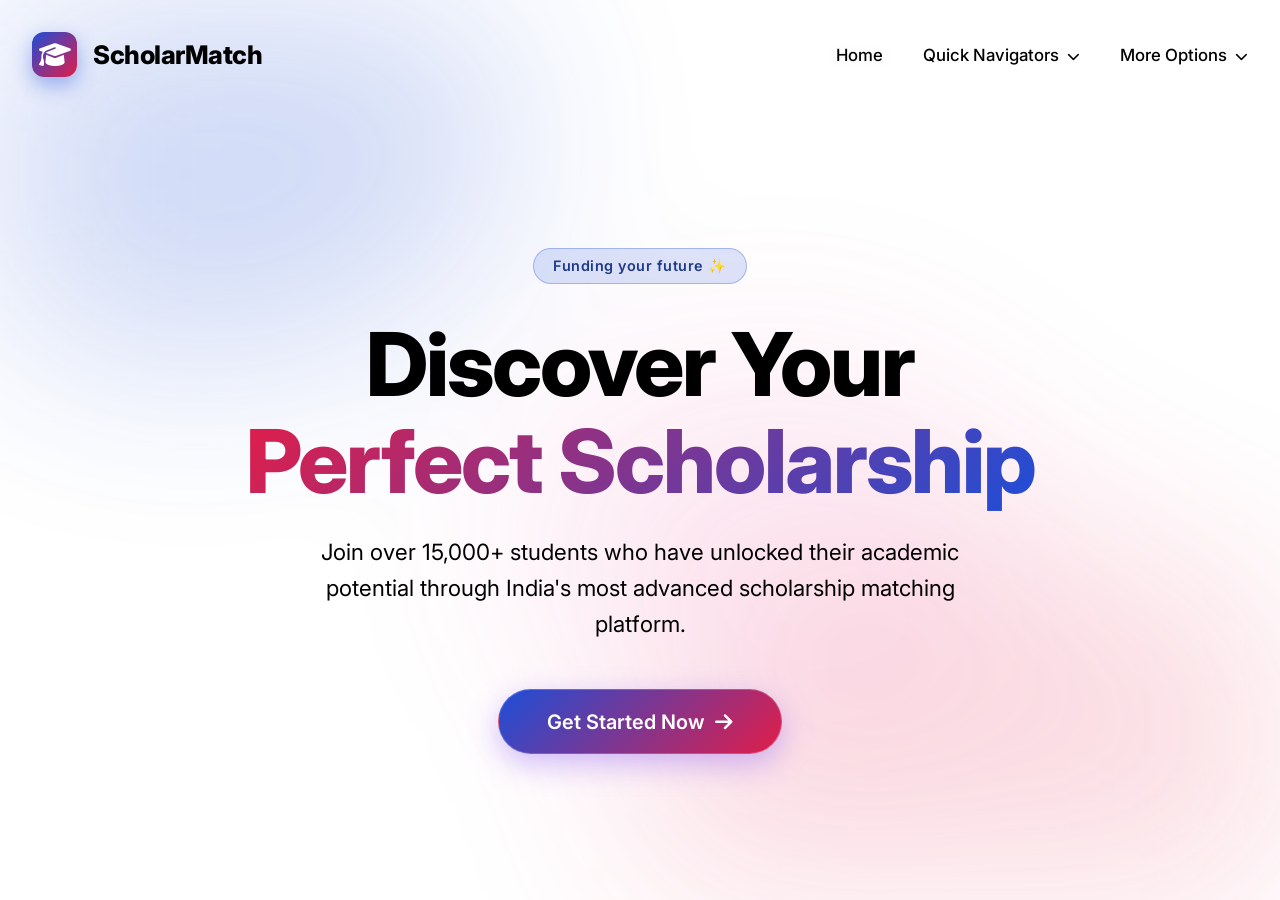
<file: index.html>
<!DOCTYPE html>
<html lang="en">
<head>
    <meta charset="UTF-8">
    <meta name="viewport" content="width=device-width, initial-scale=1.0">
    <title>ScholarMatch | Gateway to Your Future</title>
    <link rel="stylesheet" href="style.css">
    <link href="https://fonts.googleapis.com/css2?family=Inter:wght@300;400;500;600;700;800&display=swap" rel="stylesheet">
    <link rel="stylesheet" href="https://cdnjs.cloudflare.com/ajax/libs/font-awesome/6.4.0/css/all.min.css">
    <style>
        .landing-hero {
            height: 80vh;
            display: flex;
            flex-direction: column;
            align-items: center;
            justify-content: center;
            text-align: center;
            animation: fadeInUp 1s ease;
        }
        .landing-hero h1 {
            font-size: 5.5rem;
            margin-bottom: 1.5rem;
            letter-spacing: -2px;
            font-weight: 800;
        }
        .landing-hero h1 span {
            background: linear-gradient(135deg, var(--accent), var(--primary));
            background-clip: text;
            -webkit-background-clip: text;
            -webkit-text-fill-color: transparent;
        }
        .landing-hero p {
            font-size: 1.4rem;
            color: var(--text-secondary);
            max-width: 700px;
            margin-bottom: 3rem;
            line-height: 1.6;
        }
        .cta-btn {
            background: linear-gradient(135deg, var(--primary), var(--accent));
            color: white;
            font-size: 1.25rem;
            font-weight: 600;
            padding: 1.2rem 3rem;
            border-radius: 50px;
            text-decoration: none;
            transition: all 0.3s ease;
            box-shadow: 0 10px 30px rgba(139, 92, 246, 0.4);
            border: 1px solid rgba(255,255,255,0.2);
            position: relative;
            overflow: hidden;
            display: inline-flex;
            align-items: center;
            gap: 10px;
        }
        .cta-btn:hover {
            transform: translateY(-5px) scale(1.05);
            box-shadow: 0 15px 40px rgba(139, 92, 246, 0.6);
        }
        .cta-btn::after {
            content: ''; position: absolute; top: -50%; left: -50%;
            width: 200%; height: 200%;
            background: radial-gradient(circle, rgba(255,255,255,0.3) 0%, transparent 60%);
            opacity: 0; transition: opacity 0.3s;
        }
        .cta-btn:hover::after { opacity: 1; }
    </style>
</head>
<body>
    <div class="background-elements">
        <div class="blob shape1"></div>
        <div class="blob shape2"></div>
        <div class="blob shape3"></div>
    </div>

    <div class="app-container">
        <header style="border-bottom: none;">
            <div class="logo">
                <div class="logo-icon"><i class="fa-solid fa-graduation-cap"></i></div>
                <span>ScholarMatch</span>
            </div>
            <nav>
                <a href="index.html" class="active">Home</a>
                <div class="nav-item">
                    <a href="portal.html">Quick Navigators <i class="fa-solid fa-chevron-down" style="font-size:0.8rem; margin-left:4px;"></i></a>
                    <div class="dropdown-menu">
                        <a href="portal.html?stream=Engineering">Engineering</a>
                        <a href="portal.html?stream=Medical">Medical</a>
                        <a href="portal.html?stream=Arts">Arts & Design</a>
                        <a href="portal.html?stream=Pharmacy">Pharmacy</a>
                        <a href="portal.html?stream=Commerce">Commerce</a>
                        <a href="portal.html?stream=All">All Streams</a>
                    </div>
                </div>
                <div class="nav-item">
                    <a href="#">More Options <i class="fa-solid fa-chevron-down" style="font-size:0.8rem; margin-left:4px;"></i></a>
                    <div class="dropdown-menu">
                        <a href="#" onclick="alert('Founders:\nVivek Chaitanya & Sricharan\n\nWe built this portal to empower students and connect them with the best educational opportunities available!'); return false;">About Us</a>
                        <a href="suggest.html">Suggest a Scholarship</a>
                        <a href="submit_ad.html">Post an Ad</a>
                        <a href="admin_login.php">Admin Login</a>
                    </div>
                </div>
            </nav>
        </header>

        <main class="landing-hero">
            <div class="badge" style="margin-bottom: 2rem;">Funding your future ✨</div>
            <h1>Discover Your <br><span>Perfect Scholarship</span></h1>
            <p>Join over 15,000+ students who have unlocked their academic potential through India's most advanced scholarship matching platform.</p>
            <a href="portal.html" class="cta-btn">Get Started Now <i class="fa-solid fa-arrow-right"></i></a>
        </main>
    </div>
</body>
</html>
</file>
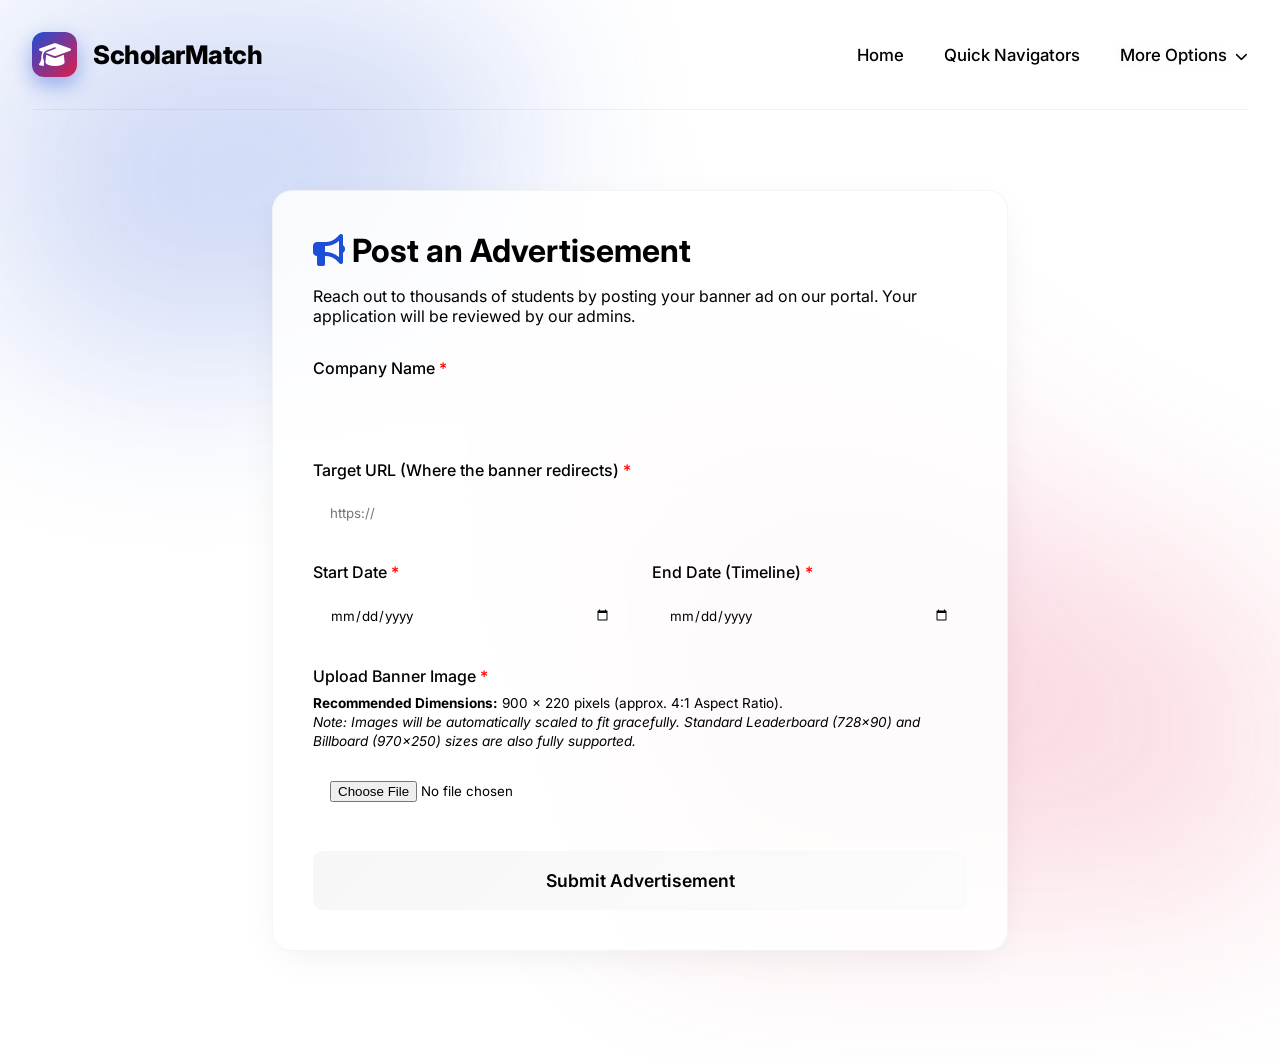
<file: submit_ad.html>
<!DOCTYPE html>
<html lang="en">
<head>
    <meta charset="UTF-8">
    <meta name="viewport" content="width=device-width, initial-scale=1.0">
    <title>Post an Advertisement | ScholarMatch</title>
    <link rel="stylesheet" href="style.css">
    <link href="https://fonts.googleapis.com/css2?family=Inter:wght@300;400;500;600;700;800&display=swap" rel="stylesheet">
    <link rel="stylesheet" href="https://cdnjs.cloudflare.com/ajax/libs/font-awesome/6.4.0/css/all.min.css">
</head>
<body>
    <div class="background-elements">
        <div class="blob shape1"></div>
        <div class="blob shape2"></div>
        <div class="blob shape3"></div>
    </div>

    <div class="app-container">
        <header>
            <div class="logo" onclick="window.location.href='index.html'" style="cursor: pointer;">
                <div class="logo-icon"><i class="fa-solid fa-graduation-cap"></i></div>
                <span>ScholarMatch</span>
            </div>
            <nav>
                <a href="index.html">Home</a>
                <a href="portal.html">Quick Navigators</a>
                <div class="nav-item">
                    <a href="#" class="active">More Options <i class="fa-solid fa-chevron-down" style="font-size:0.8rem; margin-left:4px;"></i></a>
                    <div class="dropdown-menu">
                        <a href="suggest.html">Suggest a Scholarship</a>
                        <a href="submit_ad.html">Post an Ad</a>
                        <a href="admin_login.php">Admin Login</a>
                    </div>
                </div>
            </nav>
        </header>

        <main style="max-width: 800px; margin: 3rem auto; padding: 2rem;">
            <div class="glass-panel" style="padding: 2.5rem; border-radius: 20px;">
                <h2 style="font-size: 2rem; margin-bottom: 1rem; color: var(--text-primary);"><i class="fa-solid fa-bullhorn" style="color: var(--primary);"></i> Post an Advertisement</h2>
                <p style="color: var(--text-secondary); margin-bottom: 2rem;">Reach out to thousands of students by posting your banner ad on our portal. Your application will be reviewed by our admins.</p>
                
                <form action="submit_ad.php" method="POST" enctype="multipart/form-data" class="modern-form">
                    <div style="margin-bottom: 1.5rem;">
                        <label style="display: block; margin-bottom: 0.5rem; font-weight: 500;">Company Name <span style="color: red;">*</span></label>
                        <input type="text" name="company_name" required style="width: 100%; padding: 1rem; border-radius: 12px; border: 1px solid rgba(255,255,255,0.2); background: rgba(255,255,255,0.05); color: var(--text-primary); font-family: 'Inter', sans-serif;">
                    </div>
                    
                    <div style="margin-bottom: 1.5rem;">
                        <label style="display: block; margin-bottom: 0.5rem; font-weight: 500;">Target URL (Where the banner redirects) <span style="color: red;">*</span></label>
                        <input type="url" name="target_url" placeholder="https://" required style="width: 100%; padding: 1rem; border-radius: 12px; border: 1px solid rgba(255,255,255,0.2); background: rgba(255,255,255,0.05); color: var(--text-primary); font-family: 'Inter', sans-serif;">
                    </div>

                    <div style="display: grid; grid-template-columns: 1fr 1fr; gap: 1.5rem; margin-bottom: 1.5rem;">
                        <div>
                            <label style="display: block; margin-bottom: 0.5rem; font-weight: 500;">Start Date <span style="color: red;">*</span></label>
                            <input type="date" name="start_date" required style="width: 100%; padding: 1rem; border-radius: 12px; border: 1px solid rgba(255,255,255,0.2); background: rgba(255,255,255,0.05); color: var(--text-primary); font-family: 'Inter', sans-serif;">
                        </div>
                        <div>
                            <label style="display: block; margin-bottom: 0.5rem; font-weight: 500;">End Date (Timeline) <span style="color: red;">*</span></label>
                            <input type="date" name="end_date" required style="width: 100%; padding: 1rem; border-radius: 12px; border: 1px solid rgba(255,255,255,0.2); background: rgba(255,255,255,0.05); color: var(--text-primary); font-family: 'Inter', sans-serif;">
                        </div>
                    </div>

                    <div style="margin-bottom: 2rem;">
                        <label style="display: block; margin-bottom: 0.5rem; font-weight: 500;">Upload Banner Image <span style="color: red;">*</span></label>
                        <p style="font-size: 0.85rem; color: var(--text-secondary); margin-bottom: 0.8rem; line-height: 1.4;">
                            <strong>Recommended Dimensions:</strong> 900 x 220 pixels (approx. 4:1 Aspect Ratio).<br>
                            <em>Note: Images will be automatically scaled to fit gracefully. Standard Leaderboard (728x90) and Billboard (970x250) sizes are also fully supported.</em>
                        </p>
                        <input type="file" name="banner_image" accept="image/*" required style="width: 100%; padding: 1rem; border-radius: 12px; border: 1px solid rgba(255,255,255,0.2); background: rgba(255,255,255,0.05); color: var(--text-primary); font-family: 'Inter', sans-serif;">
                    </div>

                    <button type="submit" class="apply-btn" style="width: 100%; padding: 1.2rem; font-size: 1.1rem; border: none;">Submit Advertisement</button>
                    <style>
                        /* Use same modern input focus styles if not in style.css */
                        input:focus { outline: none; border-color: var(--primary) !important; box-shadow: 0 0 10px rgba(139, 92, 246, 0.3) !important; }
                    </style>
                </form>
            </div>
        </main>
    </div>
</body>
</html>
</file>
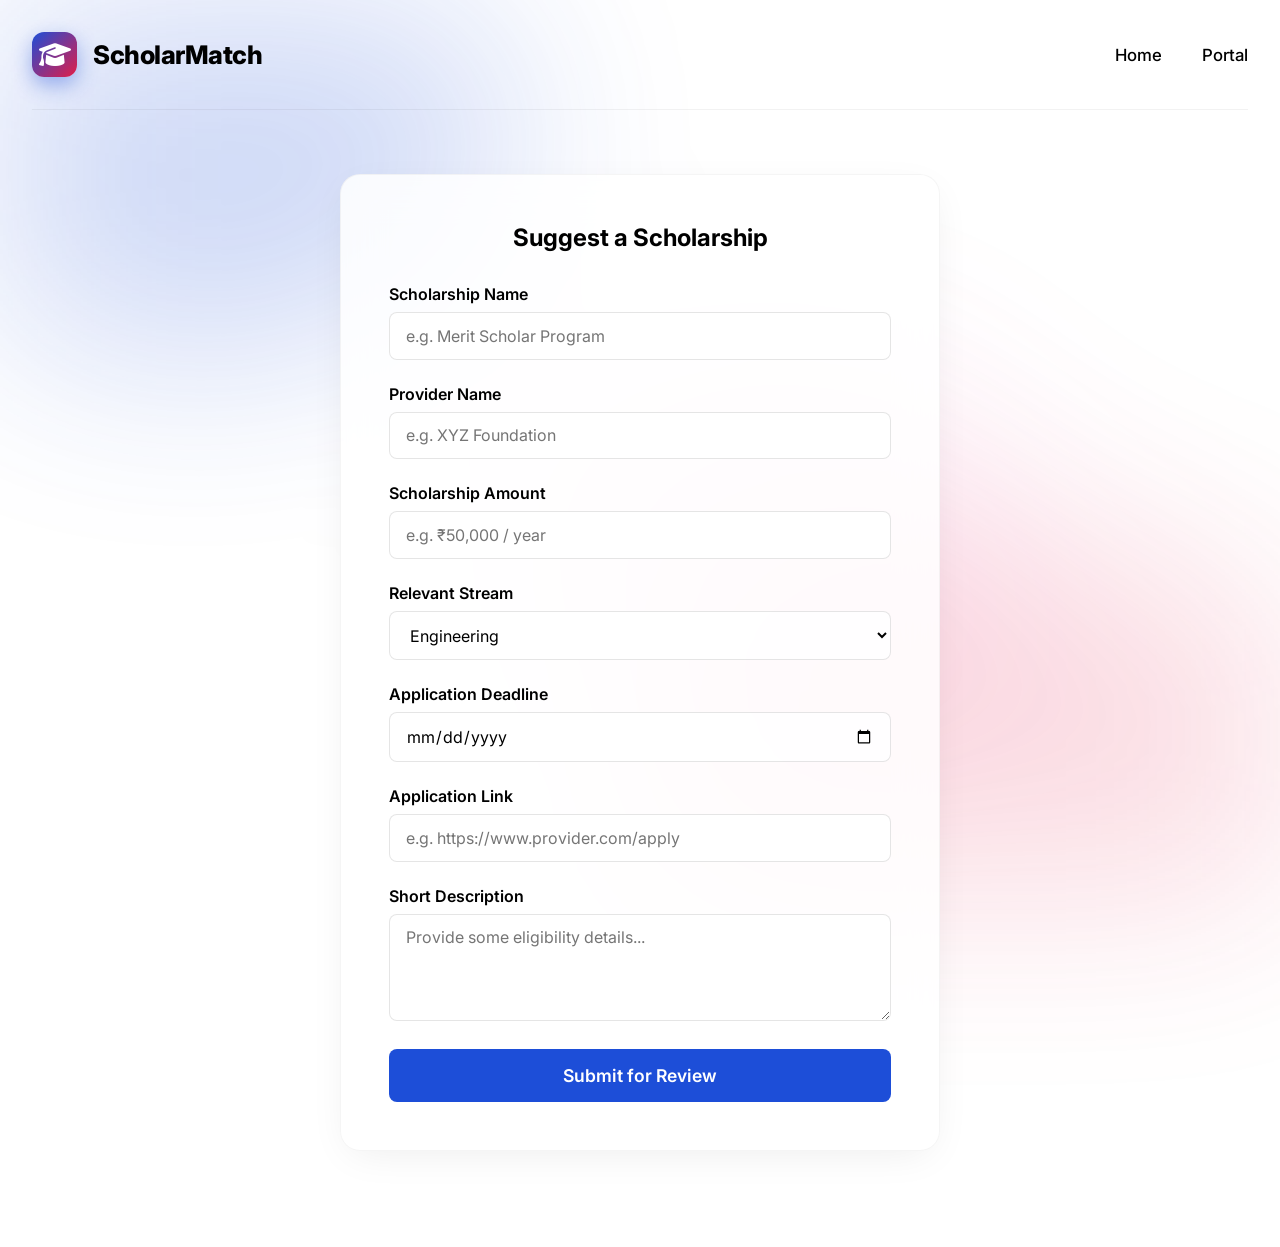
<file: suggest.html>
<!DOCTYPE html>
<html lang="en">
<head>
    <meta charset="UTF-8">
    <meta name="viewport" content="width=device-width, initial-scale=1.0">
    <title>Suggest a Scholarship | ScholarMatch</title>
    <link rel="stylesheet" href="style.css">
    <link href="https://fonts.googleapis.com/css2?family=Inter:wght@300;400;500;600;700;800&display=swap" rel="stylesheet">
    <link rel="stylesheet" href="https://cdnjs.cloudflare.com/ajax/libs/font-awesome/6.4.0/css/all.min.css">
    <style>
        .form-container {
            max-width: 600px;
            margin: 4rem auto;
            padding: 3rem;
            animation: fadeIn 0.5s ease;
        }
        .form-group {
            margin-bottom: 1.5rem;
        }
        .form-group label {
            display: block;
            margin-bottom: 0.5rem;
            font-weight: 600;
            color: var(--text-primary);
        }
        .form-group input, .form-group select, .form-group textarea {
            width: 100%;
            padding: 0.8rem 1rem;
            border: 1px solid rgba(0,0,0,0.1);
            border-radius: 8px;
            background: rgba(255,255,255,0.8);
            font-size: 1rem;
            color: var(--text-primary);
        }
        .form-group input:focus, .form-group select:focus, .form-group textarea:focus {
            outline: none;
            border-color: var(--primary);
            box-shadow: 0 0 0 3px rgba(var(--primary-rgb), 0.2);
        }
        .submit-btn {
            background: var(--primary);
            color: white;
            border: none;
            padding: 1rem 2rem;
            font-size: 1.1rem;
            font-weight: 600;
            border-radius: 8px;
            cursor: pointer;
            width: 100%;
            transition: all 0.3s;
        }
        .submit-btn:hover {
            background: var(--primary-hover);
            transform: translateY(-2px);
        }
    </style>
</head>
<body>
    <div class="background-elements">
        <div class="blob shape1"></div>
        <div class="blob shape2"></div>
        <div class="blob shape3"></div>
    </div>

    <div class="app-container">
        <header>
            <div class="logo">
                <div class="logo-icon"><i class="fa-solid fa-graduation-cap"></i></div>
                <span>ScholarMatch</span>
            </div>
            <nav>
                <a href="index.html">Home</a>
                <a href="portal.html">Portal</a>
            </nav>
        </header>

        <main>
            <div class="form-container glass-panel">
                <h2 style="text-align: center; margin-bottom: 2rem;">Suggest a Scholarship</h2>
                <form action="submit_suggest.php" method="POST">
                    <div class="form-group">
                        <label>Scholarship Name</label>
                        <input type="text" name="name" required placeholder="e.g. Merit Scholar Program">
                    </div>
                    <div class="form-group">
                        <label>Provider Name</label>
                        <input type="text" name="provider" required placeholder="e.g. XYZ Foundation">
                    </div>
                    <div class="form-group">
                        <label>Scholarship Amount</label>
                        <input type="text" name="amount" required placeholder="e.g. ₹50,000 / year">
                    </div>
                    <div class="form-group">
                        <label>Relevant Stream</label>
                        <select name="stream" required>
                            <option value="Engineering">Engineering</option>
                            <option value="Medical">Medical</option>
                            <option value="Arts">Arts & Design</option>
                            <option value="Pharmacy">Pharmacy</option>
                            <option value="Commerce">Commerce</option>
                            <option value="Law">Law</option>
                            <option value="Study Abroad">Study Abroad</option>
                            <option value="All">All Streams</option>
                        </select>
                    </div>
                    <div class="form-group">
                        <label>Application Deadline</label>
                        <input type="date" name="deadline" required>
                    </div>
                    <div class="form-group">
                        <label>Application Link</label>
                        <input type="url" name="apply_url" placeholder="e.g. https://www.provider.com/apply" required>
                    </div>
                    <div class="form-group">
                        <label>Short Description</label>
                        <textarea name="description" rows="4" required placeholder="Provide some eligibility details..."></textarea>
                    </div>
                    <button type="submit" class="submit-btn">Submit for Review</button>
                </form>
            </div>
        </main>
    </div>
</body>
</html>
</file>
<file: style.css>
@import url('https://fonts.googleapis.com/css2?family=Inter:wght@300;400;500;600;700;800&display=swap');

:root {
    --bg-color: #ffffff;
    --text-primary: #000000;
    --text-secondary: #000000;
    --primary: #1d4ed8;
    --primary-rgb: 29, 78, 216;
    --primary-hover: #1e3a8a;
    --accent: #e11d48;
    --accent-rgb: 225, 29, 72;
    --glass-bg: rgba(255, 255, 255, 0.85);
    --glass-border: rgba(0, 0, 0, 0.04);
    --glass-shadow: 0 10px 40px -10px rgba(0, 0, 0, 0.08);
    --danger: #dc2626;
}

* {
    margin: 0;
    padding: 0;
    box-sizing: border-box;
    font-family: 'Inter', sans-serif;
}

body {
    background-color: var(--bg-color);
    color: var(--text-primary);
    min-height: 100vh;
    overflow-x: hidden;
    position: relative;
    scroll-behavior: smooth;
}

/* Background Animated Blobs */
.background-elements {
    position: fixed;
    top: 0; left: 0; width: 100vw; height: 100vh;
    z-index: -1; overflow: hidden;
    filter: blur(100px); opacity: 0.6;
}

.blob {
    position: absolute; border-radius: 50%;
    animation: float 20s infinite alternate cubic-bezier(0.4, 0, 0.2, 1);
}

.shape1 { top: -10%; left: -10%; width: 50%; height: 50%; background: rgba(var(--primary-rgb), 0.35); }
.shape2 { bottom: -20%; right: -10%; width: 60%; height: 60%; background: rgba(var(--accent-rgb), 0.25); animation-delay: -5s; }
.shape3 { top: 40%; left: 40%; width: 40%; height: 40%; background: rgba(236, 72, 153, 0.2); animation-delay: -10s; }

@keyframes float {
    0% { transform: translate(0, 0) scale(1); }
    100% { transform: translate(60px, 60px) scale(1.2); }
}

/* Glassmorphism Utilities */
.glass-panel {
    background: var(--glass-bg);
    backdrop-filter: blur(20px);
    -webkit-backdrop-filter: blur(20px);
    border: 1px solid var(--glass-border);
    box-shadow: var(--glass-shadow);
    border-radius: 20px;
}

/* Layout */
.app-container {
    max-width: 1300px; margin: 0 auto; padding: 2rem;
}

/* Header */
header {
    display: flex; justify-content: space-between; align-items: center;
    padding-bottom: 2rem; margin-bottom: 2rem;
    border-bottom: 1px solid rgba(0, 0, 0, 0.05);
    animation: fadeInDown 0.8s ease;
}

.logo {
    display: flex; align-items: center; gap: 1rem;
    font-size: 1.6rem; font-weight: 800; color: var(--text-primary); letter-spacing: -0.5px;
}

.logo-icon {
    width: 45px; height: 45px;
    background: linear-gradient(135deg, var(--primary), var(--accent));
    border-radius: 12px; display: flex; align-items: center; justify-content: center;
    color: white; box-shadow: 0 8px 20px rgba(var(--primary-rgb), 0.4);
}

nav { display: flex; align-items: center; gap: 2.5rem; }
nav a {
    color: var(--text-secondary); text-decoration: none; font-weight: 500;
    transition: all 0.3s ease; font-size: 1.05rem;
}
nav a:hover, nav a.active { color: var(--text-primary); text-shadow: 0 0 15px rgba(0,0,0,0.1); }

.nav-item { position: relative; }
.dropdown-menu {
    display: none; position: absolute; top: 100%; left: 0;
    background: var(--bg-color); min-width: 180px;
    box-shadow: var(--glass-shadow); border: 1px solid var(--glass-border);
    border-radius: 12px; padding: 0.5rem 0; z-index: 100; margin-top: 10px;
}
.dropdown-menu::before {
    content: ''; position: absolute; top: -15px; left: 0; width: 100%; height: 15px;
}
.nav-item:hover .dropdown-menu { display: block; animation: fadeInUp 0.2s ease; }
.dropdown-menu a {
    display: block; padding: 0.8rem 1.5rem; color: var(--text-secondary);
    text-decoration: none; transition: all 0.2s; font-size: 0.95rem; margin: 0;
}
.dropdown-menu a:hover { background: rgba(0,0,0,0.03); color: var(--primary); text-shadow: none; }

.profile-btn img {
    width: 44px; height: 44px; border-radius: 50%; border: 2px solid rgba(0,0,0,0.1);
    cursor: pointer; transition: all 0.3s cubic-bezier(0.4, 0, 0.2, 1);
}
.profile-btn img:hover { transform: scale(1.1); border-color: var(--primary); box-shadow: 0 0 20px rgba(var(--primary-rgb), 0.4); }

/* Hero Section */
.hero { text-align: center; max-width: 1000px; margin: 0 auto 4rem; animation: fadeInUp 0.8s ease 0.2s both; }
.badge {
    display: inline-block; padding: 0.5rem 1.2rem; background: rgba(var(--primary-rgb), 0.15);
    color: var(--primary-hover); border-radius: 30px; font-size: 0.9rem; font-weight: 600;
    margin-bottom: 2rem; border: 1px solid rgba(var(--primary-rgb), 0.3); letter-spacing: 0.5px;
}
h1 { font-size: 4rem; font-weight: 800; line-height: 1.1; margin-bottom: 1.5rem; letter-spacing: -1px; }
h1 span { color: #000000; }
.hero p { font-size: 1.25rem; color: var(--text-secondary); margin-bottom: 2.5rem; line-height: 1.6; max-width: 750px; margin-inline: auto; }

/* Stats Section */
.stats-container { display: flex; justify-content: center; gap: 2rem; margin-bottom: 4rem; flex-wrap: wrap; }
.stat-box { padding: 2rem; text-align: center; min-width: 240px; transition: all 0.4s cubic-bezier(0.4, 0, 0.2, 1); flex: 1; border-radius: 24px; }
.stat-box:hover { transform: translateY(-8px); border-color: rgba(var(--primary-rgb), 0.5); box-shadow: 0 20px 40px rgba(0, 0, 0, 0.4), inset 0 0 20px rgba(var(--primary-rgb), 0.1); }
.stat-box i { font-size: 2.5rem; background: linear-gradient(135deg, var(--primary), var(--accent)); background-clip: text; -webkit-background-clip: text; -webkit-text-fill-color: transparent; margin-bottom: 1.2rem; }
.stat-box h3 { font-size: 3rem; font-weight: 800; margin-bottom: 0.5rem; color: var(--text-primary); letter-spacing: -1px; }
.stat-box p { font-size: 0.95rem; color: var(--text-secondary); margin: 0; font-weight: 600; text-transform: uppercase; letter-spacing: 2px; }

.section-divider { display: flex; align-items: center; gap: 1.5rem; margin: 4rem 0 3rem; }
.section-divider h3 { font-size: 1.5rem; color: var(--text-primary); font-weight: 700; white-space: nowrap; }
.section-divider .line { height: 1px; flex-grow: 1; background: linear-gradient(90deg, rgba(0,0,0,0.1), transparent); }

/* Category Grid */
.category-grid { display: grid; grid-template-columns: repeat(4, 1fr); gap: 1.5rem; margin-bottom: 4rem; }
.category-card { display: flex; flex-direction: column; align-items: center; justify-content: center; padding: 2.5rem 1.5rem; cursor: pointer; transition: all 0.3s cubic-bezier(0.4, 0, 0.2, 1); position: relative; overflow: hidden; border-radius: 20px; }
.category-card::before { content: ''; position: absolute; inset: 0; background: linear-gradient(180deg, transparent, rgba(var(--primary-rgb), 0.15)); opacity: 0; transition: opacity 0.3s ease; }
.category-card:hover { transform: translateY(-8px) scale(1.02); border-color: rgba(var(--primary-rgb), 0.4); box-shadow: 0 15px 30px rgba(0, 0, 0, 0.4); }
.category-card:hover::before, .category-card.active::before { opacity: 1; }
.category-card.active { border-color: var(--primary); background: rgba(var(--primary-rgb), 0.15); }
.icon-circle { width: 64px; height: 64px; border-radius: 20px; background: rgba(0, 0, 0, 0.03); display: flex; align-items: center; justify-content: center; margin-bottom: 1.5rem; font-size: 2rem; color: var(--text-primary); transition: all 0.3s ease; border: 1px solid rgba(0,0,0,0.05); }
.category-card:hover .icon-circle, .category-card.active .icon-circle { background: linear-gradient(135deg, var(--primary), var(--accent)); color: white; border-color: transparent; transform: scale(1.1) rotate(5deg); box-shadow: 0 10px 20px rgba(var(--primary-rgb), 0.3); }
.category-card span { font-size: 1.15rem; font-weight: 600; text-align: center; z-index: 1; }

/* Results Section & Grid */
.results-section { animation: fadeIn 0.5s ease; margin-top: 4rem; scroll-margin-top: 50px; }
.results-header { display: flex; justify-content: space-between; align-items: flex-end; margin-bottom: 2.5rem; padding-bottom: 1.5rem; border-bottom: 1px solid rgba(0,0,0,0.05); }
.results-title { display: flex; align-items: center; gap: 1.5rem; }
.results-title h2 { font-size: 2rem; font-weight: 700; }
.stream-badge { background: rgba(var(--accent-rgb), 0.15); color: var(--accent); border: 1px solid rgba(var(--accent-rgb), 0.3); padding: 0.4rem 1rem; border-radius: 20px; font-size: 0.9rem; font-weight: 600; letter-spacing: 0.5px; }
.results-count { color: var(--text-secondary); font-weight: 600; font-size: 1.1rem; }

.scholarships-grid { display: grid; grid-template-columns: repeat(auto-fill, minmax(350px, 1fr)); gap: 2rem; }
.scholarship-card { padding: 2.5rem; border-radius: 24px; display: flex; flex-direction: column; height: 100%; transition: all 0.4s cubic-bezier(0.4, 0, 0.2, 1); position: relative; overflow: hidden; }
.scholarship-card::after { content: ''; position: absolute; top: 0; left: 0; width: 100%; height: 100%; background: radial-gradient(circle at top right, rgba(var(--primary-rgb), 0.1), transparent 60%); opacity: 0; transition: opacity 0.4s ease; z-index: 0; pointer-events: none; }
.scholarship-card:hover { transform: translateY(-8px); border-color: rgba(var(--primary-rgb), 0.3); box-shadow: 0 20px 40px rgba(0, 0, 0, 0.3); }
.scholarship-card:hover::after { opacity: 1; }
.card-header, .scholarship-title, .scholarship-desc, .card-footer { position: relative; z-index: 1; }
.card-header { display: flex; justify-content: space-between; align-items: flex-start; margin-bottom: 2rem; }
.provider-info { display: flex; align-items: center; gap: 1rem; }
.provider-avatar { width: 48px; height: 48px; background: rgba(0,0,0,0.03); border-radius: 14px; display: flex; align-items: center; justify-content: center; color: var(--text-secondary); border: 1px solid rgba(0,0,0,0.05); font-size: 1.2rem; }
.provider-name { font-size: 1rem; color: var(--text-secondary); font-weight: 600; }
.amount-badge { background: rgba(22, 163, 74, 0.15); color: #16a34a; padding: 0.6rem 1.2rem; border-radius: 12px; font-weight: 800; font-size: 1.2rem; border: 1px solid rgba(22, 163, 74, 0.2); }
.scholarship-title { font-size: 1.6rem; line-height: 1.3; margin-bottom: 1rem; font-weight: 700; letter-spacing: -0.5px; }
.scholarship-desc { color: var(--text-secondary); line-height: 1.7; margin-bottom: 2.5rem; flex-grow: 1; font-size: 1.05rem; }
.card-footer { display: flex; justify-content: space-between; align-items: center; padding-top: 1.5rem; border-top: 1px solid rgba(0,0,0,0.05); }
.deadline { display: flex; align-items: center; gap: 0.5rem; color: var(--text-secondary); font-size: 0.95rem; }
.deadline-date { color: var(--text-primary); font-weight: 600; }
.apply-btn { background: linear-gradient(135deg, rgba(0,0,0,0.03), rgba(0,0,0,0.01)); border: 1px solid rgba(0,0,0,0.1); color: var(--text-primary); padding: 0.7rem 1.5rem; border-radius: 10px; font-weight: 600; cursor: pointer; transition: all 0.3s ease; backdrop-filter: blur(5px); display: inline-block;}
.scholarship-card:hover .apply-btn { background: var(--primary); border-color: transparent; color: white; box-shadow: 0 8px 15px rgba(var(--primary-rgb), 0.4); }

/* Loaders and States */
.loader-container, .no-results { display: flex; flex-direction: column; align-items: center; justify-content: center; padding: 5rem 0; gap: 1.5rem; color: var(--text-secondary); }
.spinner { width: 50px; height: 50px; border: 3px solid rgba(0, 0, 0, 0.1); border-radius: 50%; border-top-color: var(--primary); animation: spin 1s cubic-bezier(0.4, 0, 0.2, 1) infinite; }
@keyframes spin { to { transform: rotate(360deg); } }
.empty-icon { width: 100px; height: 100px; background: rgba(0, 0, 0, 0.02); border-radius: 50%; display: flex; align-items: center; justify-content: center; font-size: 3rem; color: var(--text-secondary); border: 1px solid rgba(0,0,0,0.05); margin-bottom: 1rem;}
.no-results h3 { font-size: 1.8rem; font-weight: 700; color:var(--text-primary);}
.no-results p { max-width: 450px; line-height: 1.6; font-size: 1.1rem; text-align: center;}

/* Modal Styles */
.modal-overlay { position: fixed; top: 0; left: 0; width: 100vw; height: 100vh; background: rgba(0, 0, 0, 0.8); backdrop-filter: blur(10px); z-index: 1000; display: flex; align-items: center; justify-content: center; padding: 1rem; animation: fadeIn 0.3s ease; }
.modal-content { background: #ffffff; border: 1px solid rgba(0,0,0,0.1); border-radius: 20px; width: 100%; max-width: 850px; max-height: 90vh; overflow-y: auto; position: relative; padding: 3rem; box-shadow: 0 30px 60px rgba(0, 0, 0, 0.1); animation: fadeInUp 0.4s ease; }
.modal-close { position: absolute; top: 1.5rem; right: 1.5rem; background: rgba(0,0,0,0.03); border: 1px solid rgba(0,0,0,0.1); font-size: 1.25rem; width: 40px; height: 40px; border-radius: 50%; color: var(--text-secondary); cursor: pointer; transition: all 0.3s ease; display: flex; align-items: center; justify-content: center; }
.modal-close:hover { background: var(--danger); color: white; border-color: transparent; transform: rotate(90deg); }
.details-table { width: 100%; border-collapse: collapse; margin-top: 0; border-radius: 0 0 12px 12px; overflow: hidden; box-shadow: 0 0 0 1px rgba(0,0,0,0.1); }
.details-table th, .details-table td { border-top: 1px solid rgba(0,0,0,0.05); border-bottom: 1px solid rgba(0,0,0,0.05); padding: 1.2rem 1.5rem; text-align: left; vertical-align: top; }
.details-table th { background-color: rgba(0,0,0,0.02); color: var(--text-primary); font-weight: 600; width: 30%; border-right: 1px solid rgba(0,0,0,0.05); }
.details-table td { color: var(--text-secondary); line-height: 1.6; }
.details-table td ul { margin: 0; padding-left: 1.2rem; }
.details-table td ul li { margin-bottom: 0.5rem; }
.details-table td ul li:last-child { margin-bottom: 0; }
.details-table tr:hover { background-color: rgba(0,0,0,0.02); }
.details-title-bar { background: linear-gradient(90deg, #f1f5f9, #e2e8f0); color: #0f172a; padding: 1rem 1.5rem; border-radius: 12px 12px 0 0; font-weight: 600; margin-top: 2.5rem; position: relative; border: 1px solid rgba(0,0,0,0.1); border-bottom: none; }

/* Animations */
@keyframes fadeInDown { from { opacity: 0; transform: translateY(-20px); } to { opacity: 1; transform: translateY(0); } }
@keyframes fadeInUp { from { opacity: 0; transform: translateY(20px); } to { opacity: 1; transform: translateY(0); } }
@keyframes fadeIn { from { opacity: 0; } to { opacity: 1; } }

/* Responsive Design */
@media (max-width: 768px) {
    h1 { font-size: 3rem; }
    .hero p { font-size: 1.1rem; }
    .stats-container { flex-direction: column; margin-bottom: 2rem; }
    .category-grid { grid-template-columns: repeat(2, 1fr); }
    .scholarships-grid { grid-template-columns: 1fr; }
    .modal-content { padding: 1.5rem; }
}
</file>
